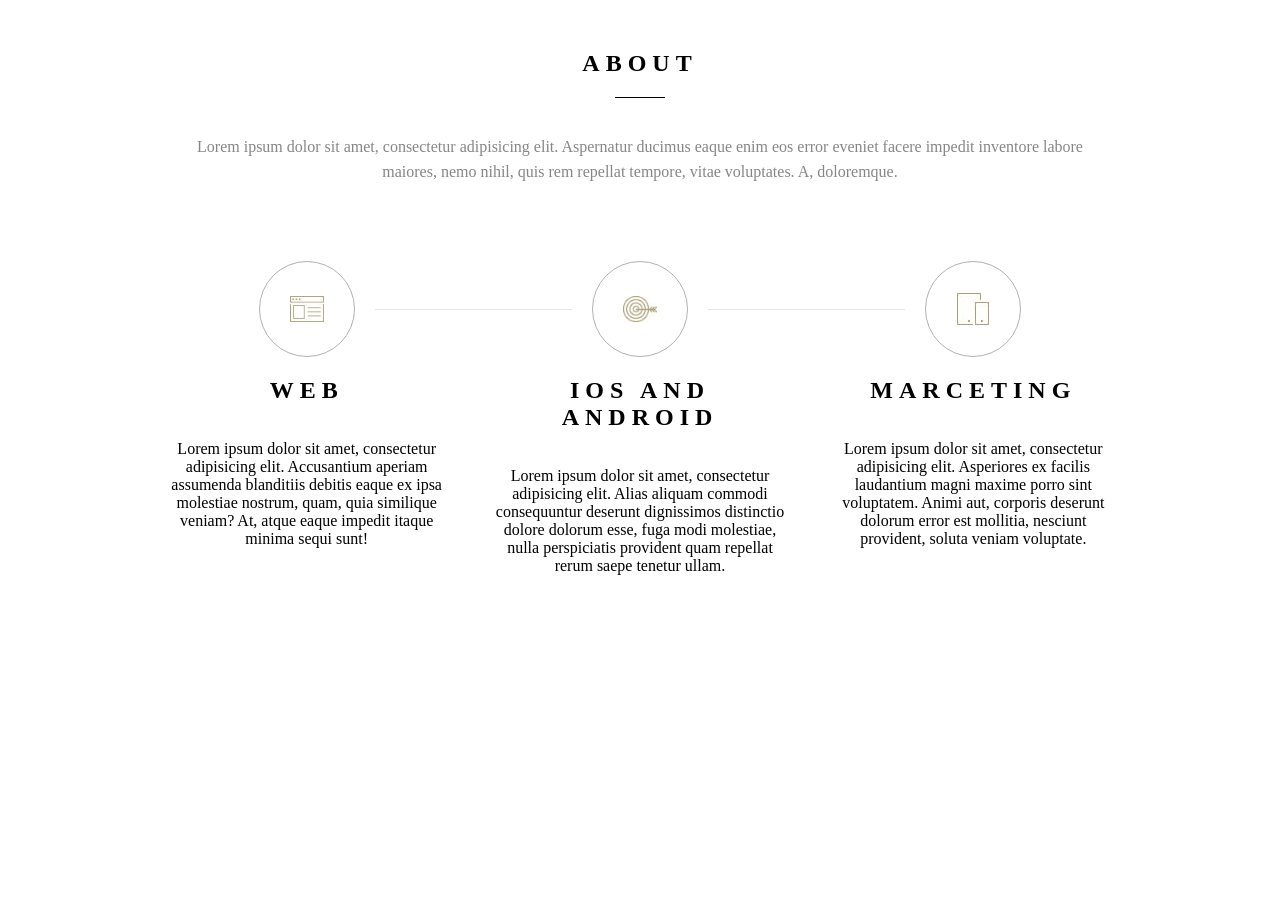
<file: 01-task-html-css-scss/bem-scss/index.html>
<!DOCTYPE html>
<html lang="ru">
<head>
    <meta charset="UTF-8">
    <meta name="viewport" content="width=device-width, initial-scale=1.0">
    <title>BEM | SCSS</title>
    <link rel="stylesheet" href="style.css">
</head>
<body>
<main>
    <section class="about">
        <header class="about__header">
            <h1 class="about__title">About</h1>
            <p class="about__subtitle">Lorem ipsum dolor sit amet, consectetur adipisicing elit. Aspernatur ducimus
                eaque enim eos error eveniet facere impedit inventore labore maiores, nemo nihil, quis rem repellat
                tempore, vitae voluptates. A, doloremque.</p>
        </header>
        <div class="about__services">
            <article class="about__card">
                <div class="about__icon">
                    <img src="assets/image1.jpg" alt="Web" class="about__icon-img"/>
                </div>
                <h2 class="about__card-title">Web</h2>
                <p>Lorem ipsum dolor sit amet, consectetur adipisicing elit. Accusantium aperiam assumenda blanditiis
                    debitis eaque ex ipsa molestiae nostrum, quam, quia similique veniam? At, atque eaque impedit itaque
                    minima sequi sunt!</p>
            </article>
            <article class="about__card">
                <div class="about__icon">
                    <img src="assets/image2.jpg" alt="IOS and Android" class="about__icon-img"/>
                </div>
                <h2 class="about__card-title">IOS and Android</h2>
                <p>Lorem ipsum dolor sit amet, consectetur adipisicing elit. Alias aliquam commodi consequuntur deserunt
                    dignissimos distinctio dolore dolorum esse, fuga modi molestiae, nulla perspiciatis provident quam
                    repellat rerum saepe tenetur ullam.</p>
            </article>
            <article class="about__card">
                <div class="about__icon">
                    <img src="assets/image3.jpg" alt="Marceting" class="about__icon-img"/>
                </div>
                <h2 class="about__card-title">Marceting</h2>
                <p>Lorem ipsum dolor sit amet, consectetur adipisicing elit. Asperiores ex facilis laudantium magni
                    maxime porro sint voluptatem. Animi aut, corporis deserunt dolorum error est mollitia, nesciunt
                    provident, soluta veniam voluptate.</p>
            </article>
        </div>
    </section>
</main>
</body>
</html>
</file>
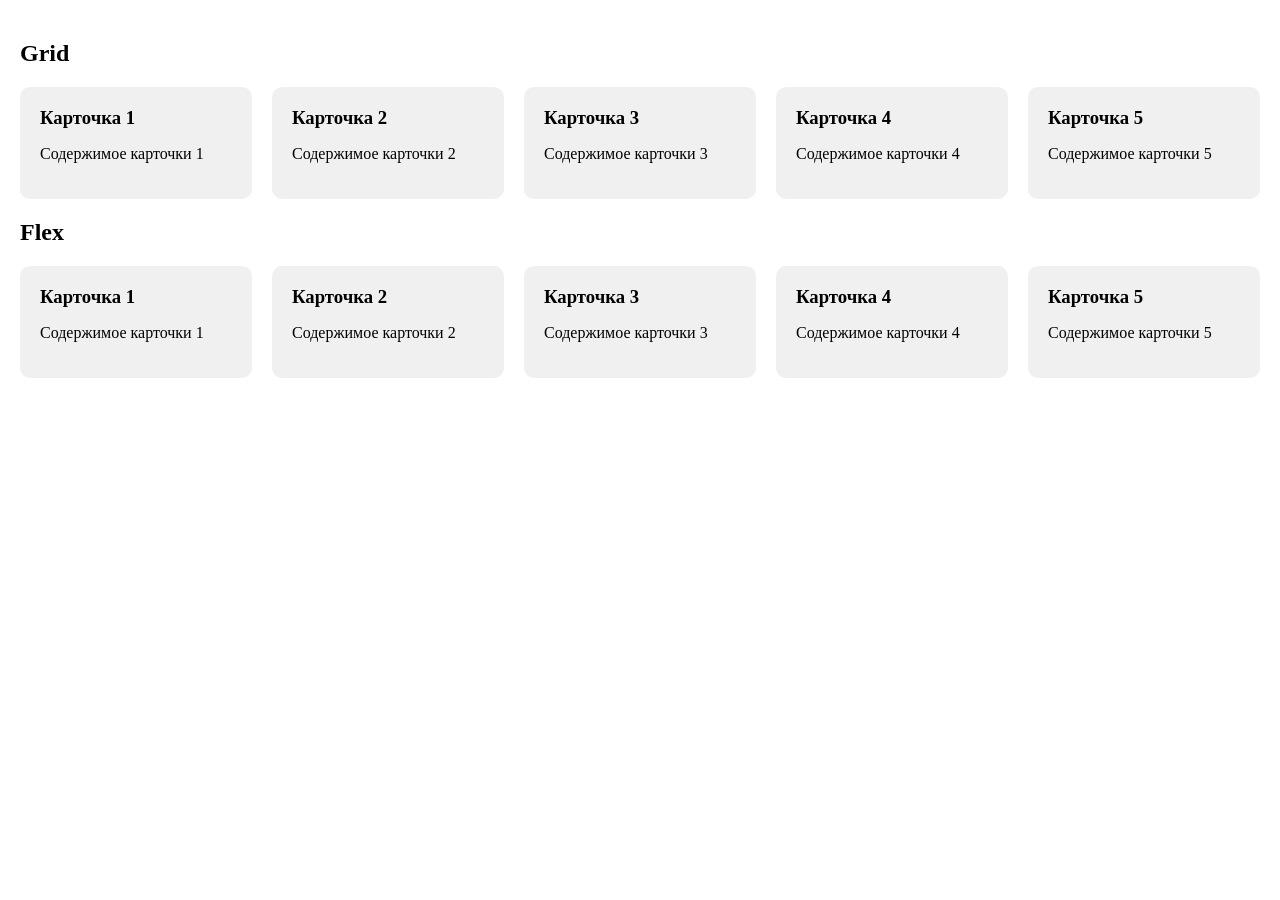
<file: 01-task-html-css-scss/grid-flex/index.html>
<!DOCTYPE html>
<html lang="ru">
<head>
    <meta charset="UTF-8">
    <meta name="viewport" content="width=device-width, initial-scale=1.0">
    <title>Grid vs Flex</title>
    <link rel="stylesheet" href="style.css">
</head>
<body>
<main>
    <section>
        <h2>Grid</h2>
        <div class="cards cards--grid">
            <article class="card">
                <h3 class="card__title">Карточка 1</h3>
                <p>Содержимое карточки 1</p>
            </article>
            <article class="card">
                <h3 class="card__title">Карточка 2</h3>
                <p>Содержимое карточки 2</p>
            </article>
            <article class="card">
                <h3 class="card__title">Карточка 3</h3>
                <p>Содержимое карточки 3</p>
            </article>
            <article class="card">
                <h3 class="card__title">Карточка 4</h3>
                <p>Содержимое карточки 4</p>
            </article>
            <article class="card">
                <h3 class="card__title">Карточка 5</h3>
                <p>Содержимое карточки 5</p>
            </article>
        </div>
    </section>

    <section>
        <h2>Flex</h2>
        <div class="cards cards--flex">
            <article class="card">
                <h3 class="card__title">Карточка 1</h3>
                <p>Содержимое карточки 1</p>
            </article>
            <article class="card">
                <h3 class="card__title">Карточка 2</h3>
                <p>Содержимое карточки 2</p>
            </article>
            <article class="card">
                <h3 class="card__title">Карточка 3</h3>
                <p>Содержимое карточки 3</p>
            </article>
            <article class="card">
                <h3 class="card__title">Карточка 4</h3>
                <p>Содержимое карточки 4</p>
            </article>
            <article class="card">
                <h3 class="card__title">Карточка 5</h3>
                <p>Содержимое карточки 5</p>
            </article>
        </div>
    </section>
</main>
</body>
</html>
</file>
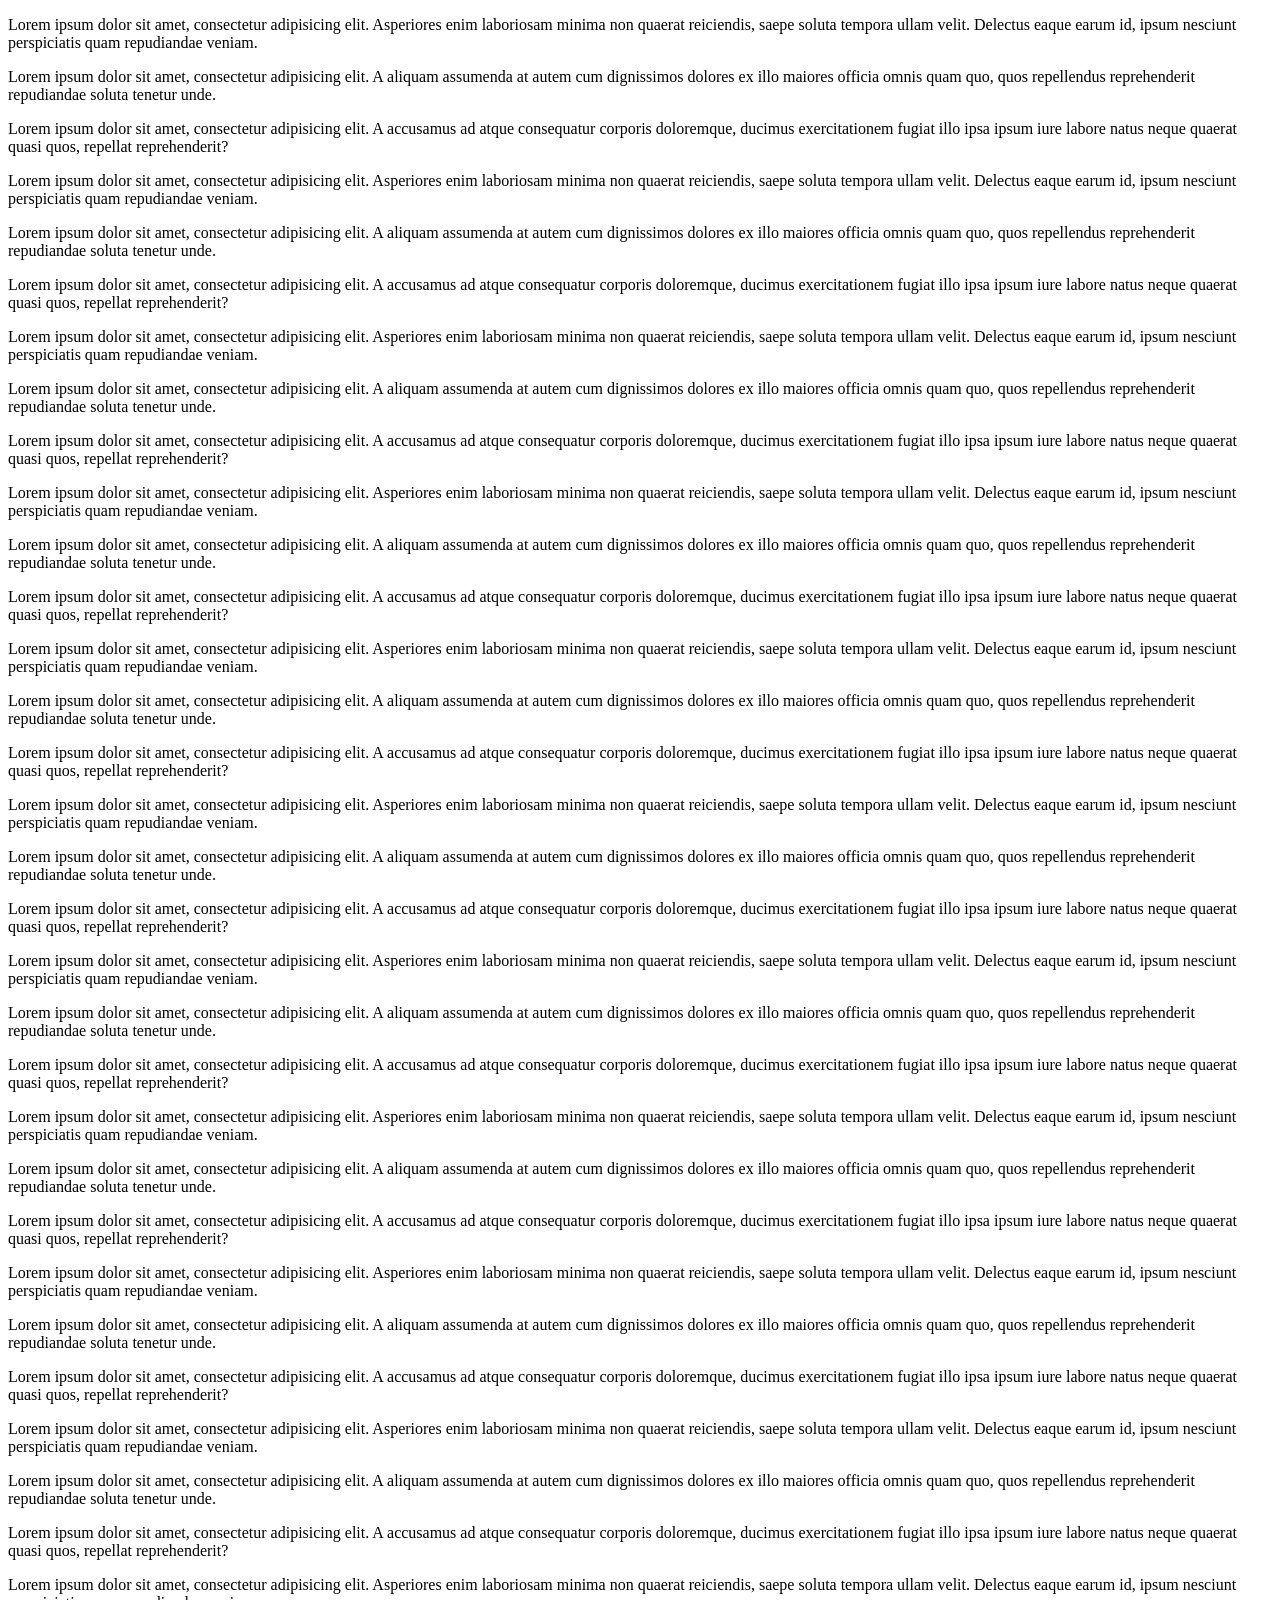
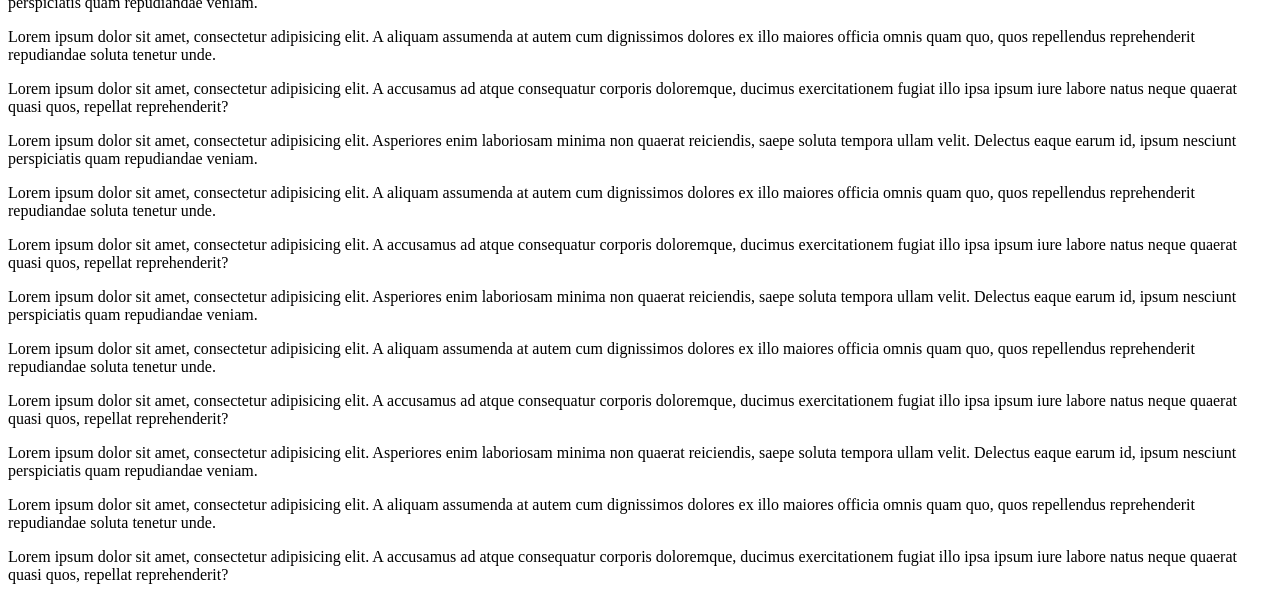
<file: 02-task-js/button-up/index.html>
<!DOCTYPE html>
<html lang="ru">
<head>
  <meta charset="UTF-8">
  <meta name="viewport" content="width=device-width, initial-scale=1.0">
  <title>Button Up</title>
  <link rel="stylesheet" href="style.css">
  <script src="script.js" defer></script>
</head>
<body>
<main>
  <section>
    <p>
      Lorem ipsum dolor sit amet, consectetur adipisicing elit. Asperiores enim laboriosam minima non quaerat reiciendis, saepe soluta tempora ullam velit. Delectus eaque earum id, ipsum nesciunt perspiciatis quam repudiandae veniam.
    </p>
    <p>
      Lorem ipsum dolor sit amet, consectetur adipisicing elit. A aliquam assumenda at autem cum dignissimos dolores ex illo maiores officia omnis quam quo, quos repellendus reprehenderit repudiandae soluta tenetur unde.
    </p>
    <p>
      Lorem ipsum dolor sit amet, consectetur adipisicing elit. A accusamus ad atque consequatur corporis doloremque, ducimus exercitationem fugiat illo ipsa ipsum iure labore natus neque quaerat quasi quos, repellat reprehenderit?
    </p>
    <p>
      Lorem ipsum dolor sit amet, consectetur adipisicing elit. Asperiores enim laboriosam minima non quaerat reiciendis, saepe soluta tempora ullam velit. Delectus eaque earum id, ipsum nesciunt perspiciatis quam repudiandae veniam.
    </p>
    <p>
      Lorem ipsum dolor sit amet, consectetur adipisicing elit. A aliquam assumenda at autem cum dignissimos dolores ex illo maiores officia omnis quam quo, quos repellendus reprehenderit repudiandae soluta tenetur unde.
    </p>
    <p>
      Lorem ipsum dolor sit amet, consectetur adipisicing elit. A accusamus ad atque consequatur corporis doloremque, ducimus exercitationem fugiat illo ipsa ipsum iure labore natus neque quaerat quasi quos, repellat reprehenderit?
    </p>
    <p>
      Lorem ipsum dolor sit amet, consectetur adipisicing elit. Asperiores enim laboriosam minima non quaerat reiciendis, saepe soluta tempora ullam velit. Delectus eaque earum id, ipsum nesciunt perspiciatis quam repudiandae veniam.
    </p>
    <p>
      Lorem ipsum dolor sit amet, consectetur adipisicing elit. A aliquam assumenda at autem cum dignissimos dolores ex illo maiores officia omnis quam quo, quos repellendus reprehenderit repudiandae soluta tenetur unde.
    </p>
    <p>
      Lorem ipsum dolor sit amet, consectetur adipisicing elit. A accusamus ad atque consequatur corporis doloremque, ducimus exercitationem fugiat illo ipsa ipsum iure labore natus neque quaerat quasi quos, repellat reprehenderit?
    </p>
    <p>
      Lorem ipsum dolor sit amet, consectetur adipisicing elit. Asperiores enim laboriosam minima non quaerat reiciendis, saepe soluta tempora ullam velit. Delectus eaque earum id, ipsum nesciunt perspiciatis quam repudiandae veniam.
    </p>
    <p>
      Lorem ipsum dolor sit amet, consectetur adipisicing elit. A aliquam assumenda at autem cum dignissimos dolores ex illo maiores officia omnis quam quo, quos repellendus reprehenderit repudiandae soluta tenetur unde.
    </p>
    <p>
      Lorem ipsum dolor sit amet, consectetur adipisicing elit. A accusamus ad atque consequatur corporis doloremque, ducimus exercitationem fugiat illo ipsa ipsum iure labore natus neque quaerat quasi quos, repellat reprehenderit?
    </p>
    <p>
      Lorem ipsum dolor sit amet, consectetur adipisicing elit. Asperiores enim laboriosam minima non quaerat reiciendis, saepe soluta tempora ullam velit. Delectus eaque earum id, ipsum nesciunt perspiciatis quam repudiandae veniam.
    </p>
    <p>
      Lorem ipsum dolor sit amet, consectetur adipisicing elit. A aliquam assumenda at autem cum dignissimos dolores ex illo maiores officia omnis quam quo, quos repellendus reprehenderit repudiandae soluta tenetur unde.
    </p>
    <p>
      Lorem ipsum dolor sit amet, consectetur adipisicing elit. A accusamus ad atque consequatur corporis doloremque, ducimus exercitationem fugiat illo ipsa ipsum iure labore natus neque quaerat quasi quos, repellat reprehenderit?
    </p>
    <p>
      Lorem ipsum dolor sit amet, consectetur adipisicing elit. Asperiores enim laboriosam minima non quaerat reiciendis, saepe soluta tempora ullam velit. Delectus eaque earum id, ipsum nesciunt perspiciatis quam repudiandae veniam.
    </p>
    <p>
      Lorem ipsum dolor sit amet, consectetur adipisicing elit. A aliquam assumenda at autem cum dignissimos dolores ex illo maiores officia omnis quam quo, quos repellendus reprehenderit repudiandae soluta tenetur unde.
    </p>
    <p>
      Lorem ipsum dolor sit amet, consectetur adipisicing elit. A accusamus ad atque consequatur corporis doloremque, ducimus exercitationem fugiat illo ipsa ipsum iure labore natus neque quaerat quasi quos, repellat reprehenderit?
    </p>
    <p>
      Lorem ipsum dolor sit amet, consectetur adipisicing elit. Asperiores enim laboriosam minima non quaerat reiciendis, saepe soluta tempora ullam velit. Delectus eaque earum id, ipsum nesciunt perspiciatis quam repudiandae veniam.
    </p>
    <p>
      Lorem ipsum dolor sit amet, consectetur adipisicing elit. A aliquam assumenda at autem cum dignissimos dolores ex illo maiores officia omnis quam quo, quos repellendus reprehenderit repudiandae soluta tenetur unde.
    </p>
    <p>
      Lorem ipsum dolor sit amet, consectetur adipisicing elit. A accusamus ad atque consequatur corporis doloremque, ducimus exercitationem fugiat illo ipsa ipsum iure labore natus neque quaerat quasi quos, repellat reprehenderit?
    </p>
    <p>
      Lorem ipsum dolor sit amet, consectetur adipisicing elit. Asperiores enim laboriosam minima non quaerat reiciendis, saepe soluta tempora ullam velit. Delectus eaque earum id, ipsum nesciunt perspiciatis quam repudiandae veniam.
    </p>
    <p>
      Lorem ipsum dolor sit amet, consectetur adipisicing elit. A aliquam assumenda at autem cum dignissimos dolores ex illo maiores officia omnis quam quo, quos repellendus reprehenderit repudiandae soluta tenetur unde.
    </p>
    <p>
      Lorem ipsum dolor sit amet, consectetur adipisicing elit. A accusamus ad atque consequatur corporis doloremque, ducimus exercitationem fugiat illo ipsa ipsum iure labore natus neque quaerat quasi quos, repellat reprehenderit?
    </p>
    <p>
      Lorem ipsum dolor sit amet, consectetur adipisicing elit. Asperiores enim laboriosam minima non quaerat reiciendis, saepe soluta tempora ullam velit. Delectus eaque earum id, ipsum nesciunt perspiciatis quam repudiandae veniam.
    </p>
    <p>
      Lorem ipsum dolor sit amet, consectetur adipisicing elit. A aliquam assumenda at autem cum dignissimos dolores ex illo maiores officia omnis quam quo, quos repellendus reprehenderit repudiandae soluta tenetur unde.
    </p>
    <p>
      Lorem ipsum dolor sit amet, consectetur adipisicing elit. A accusamus ad atque consequatur corporis doloremque, ducimus exercitationem fugiat illo ipsa ipsum iure labore natus neque quaerat quasi quos, repellat reprehenderit?
    </p>
    <p>
      Lorem ipsum dolor sit amet, consectetur adipisicing elit. Asperiores enim laboriosam minima non quaerat reiciendis, saepe soluta tempora ullam velit. Delectus eaque earum id, ipsum nesciunt perspiciatis quam repudiandae veniam.
    </p>
    <p>
      Lorem ipsum dolor sit amet, consectetur adipisicing elit. A aliquam assumenda at autem cum dignissimos dolores ex illo maiores officia omnis quam quo, quos repellendus reprehenderit repudiandae soluta tenetur unde.
    </p>
    <p>
      Lorem ipsum dolor sit amet, consectetur adipisicing elit. A accusamus ad atque consequatur corporis doloremque, ducimus exercitationem fugiat illo ipsa ipsum iure labore natus neque quaerat quasi quos, repellat reprehenderit?
    </p>
    <p>
      Lorem ipsum dolor sit amet, consectetur adipisicing elit. Asperiores enim laboriosam minima non quaerat reiciendis, saepe soluta tempora ullam velit. Delectus eaque earum id, ipsum nesciunt perspiciatis quam repudiandae veniam.
    </p>
    <p>
      Lorem ipsum dolor sit amet, consectetur adipisicing elit. A aliquam assumenda at autem cum dignissimos dolores ex illo maiores officia omnis quam quo, quos repellendus reprehenderit repudiandae soluta tenetur unde.
    </p>
    <p>
      Lorem ipsum dolor sit amet, consectetur adipisicing elit. A accusamus ad atque consequatur corporis doloremque, ducimus exercitationem fugiat illo ipsa ipsum iure labore natus neque quaerat quasi quos, repellat reprehenderit?
    </p>
    <p>
      Lorem ipsum dolor sit amet, consectetur adipisicing elit. Asperiores enim laboriosam minima non quaerat reiciendis, saepe soluta tempora ullam velit. Delectus eaque earum id, ipsum nesciunt perspiciatis quam repudiandae veniam.
    </p>
    <p>
      Lorem ipsum dolor sit amet, consectetur adipisicing elit. A aliquam assumenda at autem cum dignissimos dolores ex illo maiores officia omnis quam quo, quos repellendus reprehenderit repudiandae soluta tenetur unde.
    </p>
    <p>
      Lorem ipsum dolor sit amet, consectetur adipisicing elit. A accusamus ad atque consequatur corporis doloremque, ducimus exercitationem fugiat illo ipsa ipsum iure labore natus neque quaerat quasi quos, repellat reprehenderit?
    </p>
    <p>
      Lorem ipsum dolor sit amet, consectetur adipisicing elit. Asperiores enim laboriosam minima non quaerat reiciendis, saepe soluta tempora ullam velit. Delectus eaque earum id, ipsum nesciunt perspiciatis quam repudiandae veniam.
    </p>
    <p>
      Lorem ipsum dolor sit amet, consectetur adipisicing elit. A aliquam assumenda at autem cum dignissimos dolores ex illo maiores officia omnis quam quo, quos repellendus reprehenderit repudiandae soluta tenetur unde.
    </p>
    <p>
      Lorem ipsum dolor sit amet, consectetur adipisicing elit. A accusamus ad atque consequatur corporis doloremque, ducimus exercitationem fugiat illo ipsa ipsum iure labore natus neque quaerat quasi quos, repellat reprehenderit?
    </p>
    <p>
      Lorem ipsum dolor sit amet, consectetur adipisicing elit. Asperiores enim laboriosam minima non quaerat reiciendis, saepe soluta tempora ullam velit. Delectus eaque earum id, ipsum nesciunt perspiciatis quam repudiandae veniam.
    </p>
    <p>
      Lorem ipsum dolor sit amet, consectetur adipisicing elit. A aliquam assumenda at autem cum dignissimos dolores ex illo maiores officia omnis quam quo, quos repellendus reprehenderit repudiandae soluta tenetur unde.
    </p>
    <p>
      Lorem ipsum dolor sit amet, consectetur adipisicing elit. A accusamus ad atque consequatur corporis doloremque, ducimus exercitationem fugiat illo ipsa ipsum iure labore natus neque quaerat quasi quos, repellat reprehenderit?
    </p>
  </section>
</main>

<button class="button-up" type="button" id="buttonUp" aria-label="Наверх">
  <svg class="button-up__icon"
       viewBox="0 0 24 24"
       fill="none"
       stroke="currentColor"
       stroke-width="2"
       stroke-linecap="round"
       stroke-linejoin="round"
       aria-hidden="true">
    <line x1="12" y1="19" x2="12" y2="5"></line>
    <polyline points="5 12 12 5 19 12"></polyline>
  </svg>
</button>
</body>
</html>
</file>
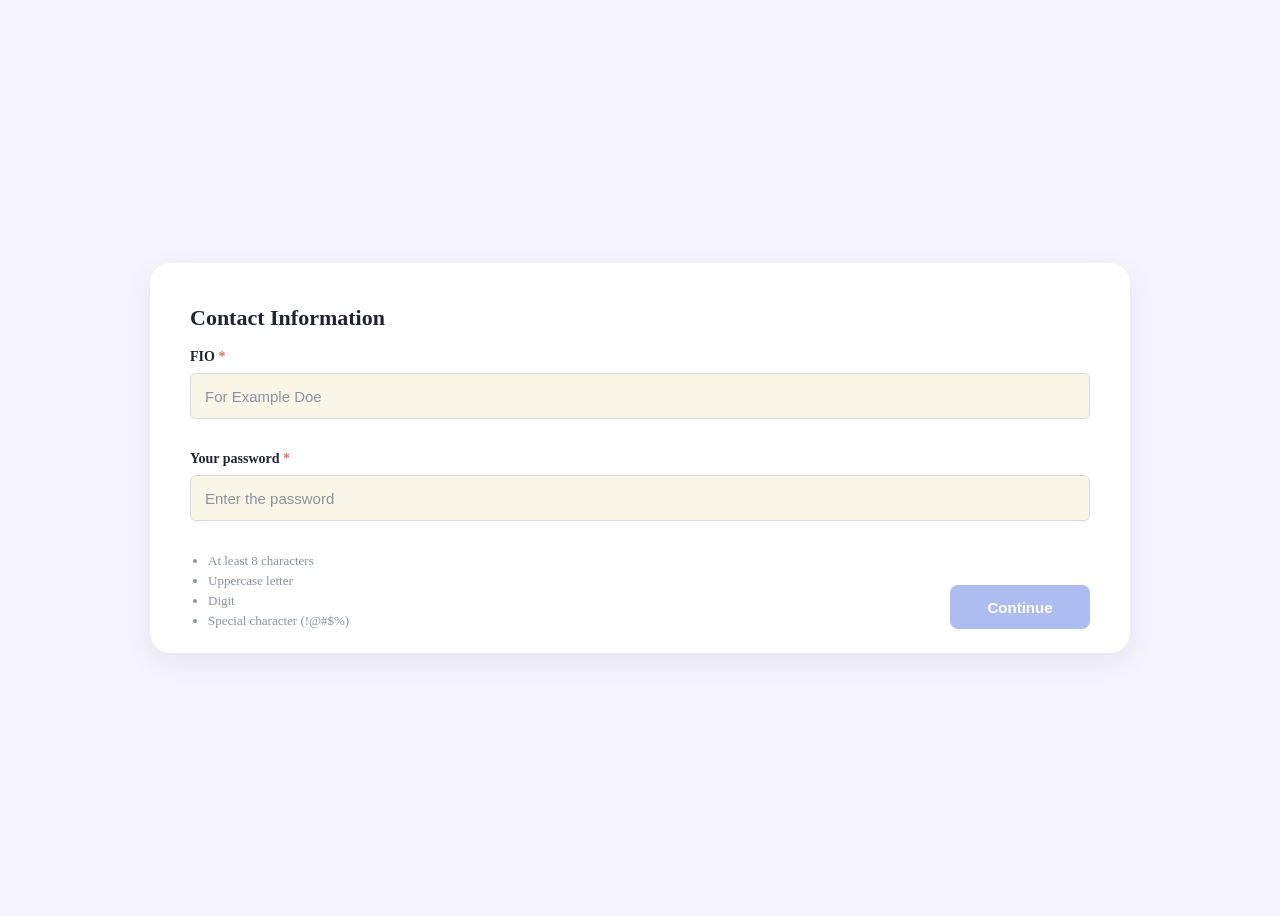
<file: 02-task-js/form/index.html>
<!DOCTYPE html>
<html lang="ru">
<head>
  <meta charset="UTF-8">
  <meta name="viewport" content="width=device-width, initial-scale=1.0">
  <title>Form</title>
  <link rel="stylesheet" href="style.css">
  <script src="script.js" defer></script>
    <script type="module" src="script.js"></script>
</head>
<body>
<main class="page">
  <section class="auth-card" aria-labelledby="form-title">
    <h1 class="auth-card__title" id="form-title">Contact Information</h1>

    <form class="form" id="contactForm" novalidate>
      <div class="form__field" data-field="fio">
        <label class="form__label" for="fioInput">
          FIO <span class="form__required" aria-hidden="true">*</span>
        </label>
        <div class="form__control">
          <input
                  class="form__input"
                  type="text"
                  id="fioInput"
                  name="fio"
                  placeholder="For Example Doe"
                  autocomplete="name"
                  required
                  aria-describedby="fioMessage"
          >
          <span class="form__status-icon form__status-icon--error" aria-hidden="true">
            <svg viewBox="0 0 16 16" fill="none" stroke="currentColor" stroke-width="2" stroke-linecap="round">
              <line x1="5" y1="5" x2="11" y2="11"></line>
              <line x1="11" y1="5" x2="5" y2="11"></line>
            </svg>
          </span>
          <span class="form__status-icon form__status-icon--valid" aria-hidden="true">
            <svg viewBox="0 0 16 16" fill="none" stroke="currentColor" stroke-width="2" stroke-linecap="round" stroke-linejoin="round">
              <polyline points="4 8.5 6.5 11 12 5.5"></polyline>
            </svg>
          </span>
        </div>
        <p class="form__message" id="fioMessage" role="alert"></p>
      </div>

      <div class="form__field" data-field="password">
        <label class="form__label" for="passwordInput">
          Your password <span class="form__required" aria-hidden="true">*</span>
        </label>
        <div class="form__control">
          <input
                  class="form__input"
                  type="password"
                  id="passwordInput"
                  name="password"
                  placeholder="Enter the password"
                  autocomplete="new-password"
                  required
                  aria-describedby="passwordMessage passwordRules"
          >
          <span class="form__status-icon form__status-icon--error" aria-hidden="true">
            <svg viewBox="0 0 16 16" fill="none" stroke="currentColor" stroke-width="2" stroke-linecap="round">
              <line x1="5" y1="5" x2="11" y2="11"></line>
              <line x1="11" y1="5" x2="5" y2="11"></line>
            </svg>
          </span>
          <span class="form__status-icon form__status-icon--valid" aria-hidden="true">
            <svg viewBox="0 0 16 16" fill="none" stroke="currentColor" stroke-width="2" stroke-linecap="round" stroke-linejoin="round">
              <polyline points="4 8.5 6.5 11 12 5.5"></polyline>
            </svg>
          </span>
        </div>

        <p class="form__message" id="passwordMessage" role="alert"></p>
      </div>

      <div class="form__footer">
        <ul class="form__rules" id="passwordRules">
          <li class="form__rule" data-rule="length">At least 8 characters</li>
          <li class="form__rule" data-rule="uppercase">Uppercase letter</li>
          <li class="form__rule" data-rule="digit">Digit</li>
          <li class="form__rule" data-rule="special">Special character (!@#$%)</li>
        </ul>

        <button class="form__submit" type="submit" disabled>Continue</button>
      </div>
    </form>
  </section>
</main>
</body>
</html>
</file>
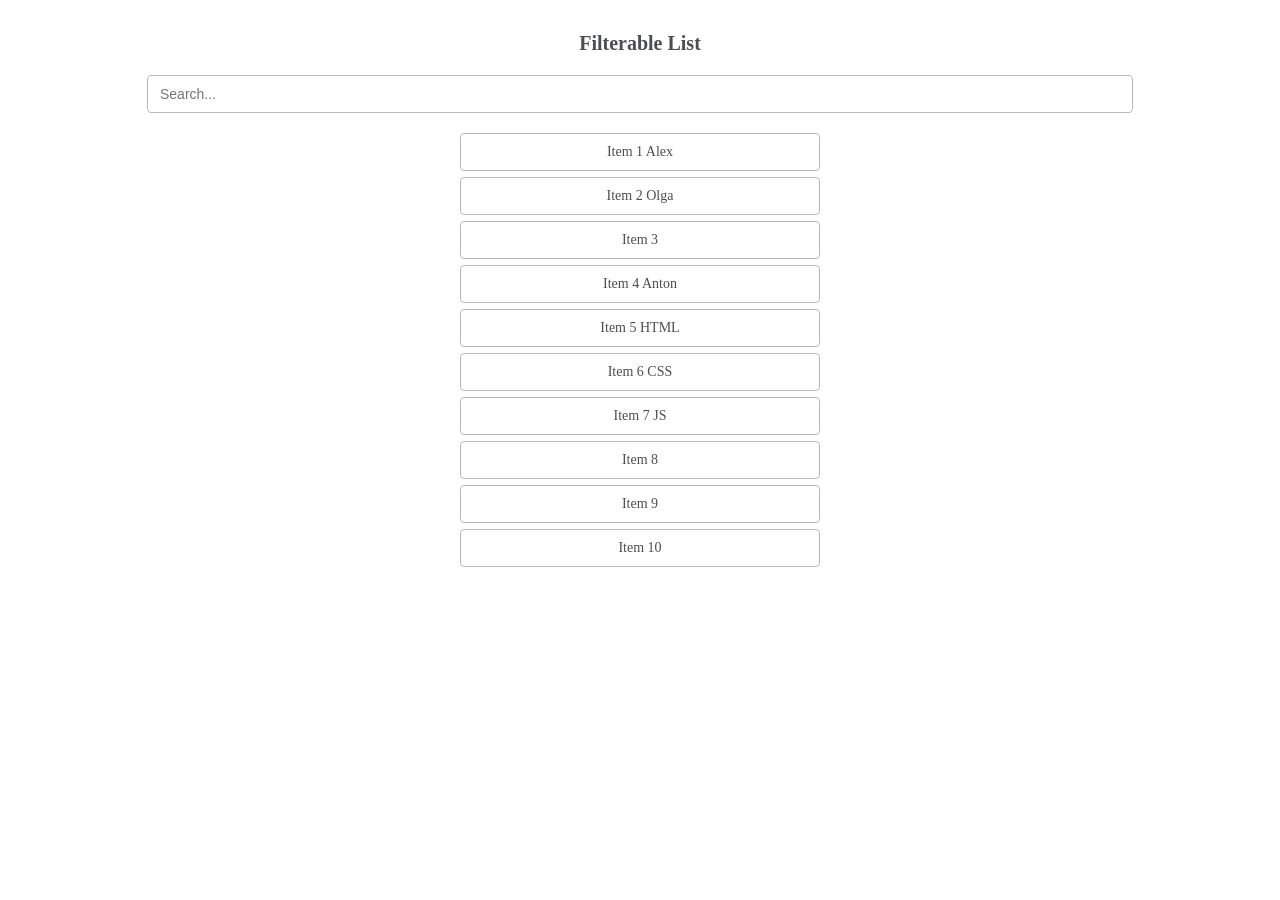
<file: 02-task-js/search-and-filter/index.html>
<!DOCTYPE html>
<html lang="ru">
<head>
  <meta charset="UTF-8">
  <meta name="viewport" content="width=device-width, initial-scale=1.0">
  <title>Filterable List</title>
  <link rel="stylesheet" href="style.css">
  <script src="script.js" defer></script>
</head>
<body>
<main class="filter">
  <h1 class="filter__title">Filterable List</h1>
  <input
          class="filter__input"
          type="text"
          id="searchInput"
          placeholder="Search..."
          aria-label="Search"
  >
  <ul class="filter__list">
    <li class="filter__item">Item 1 Alex</li>
    <li class="filter__item">Item 2 Olga</li>
    <li class="filter__item">Item 3</li>
    <li class="filter__item">Item 4 Anton</li>
    <li class="filter__item">Item 5 HTML</li>
    <li class="filter__item">Item 6 CSS</li>
    <li class="filter__item">Item 7 JS</li>
    <li class="filter__item">Item 8</li>
    <li class="filter__item">Item 9</li>
    <li class="filter__item">Item 10</li>
  </ul>
</main>
</body>
</html>
</file>
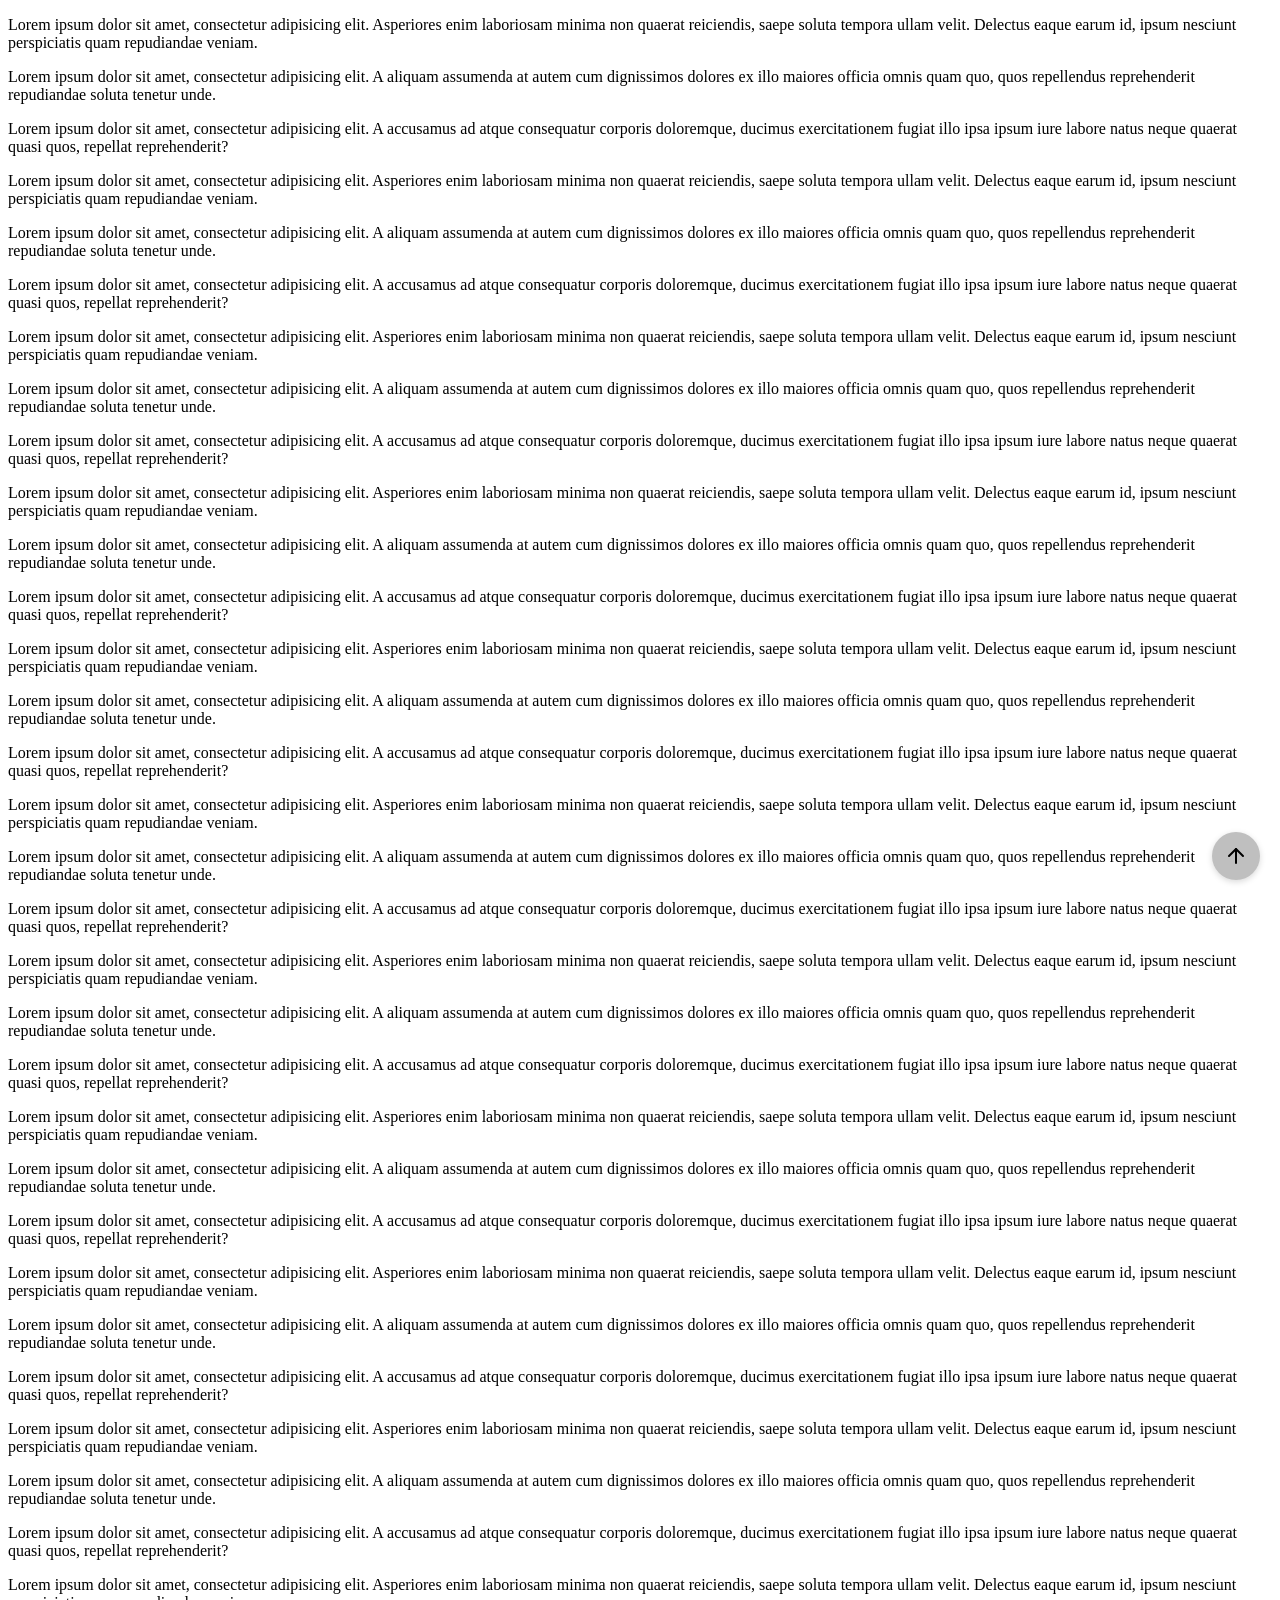
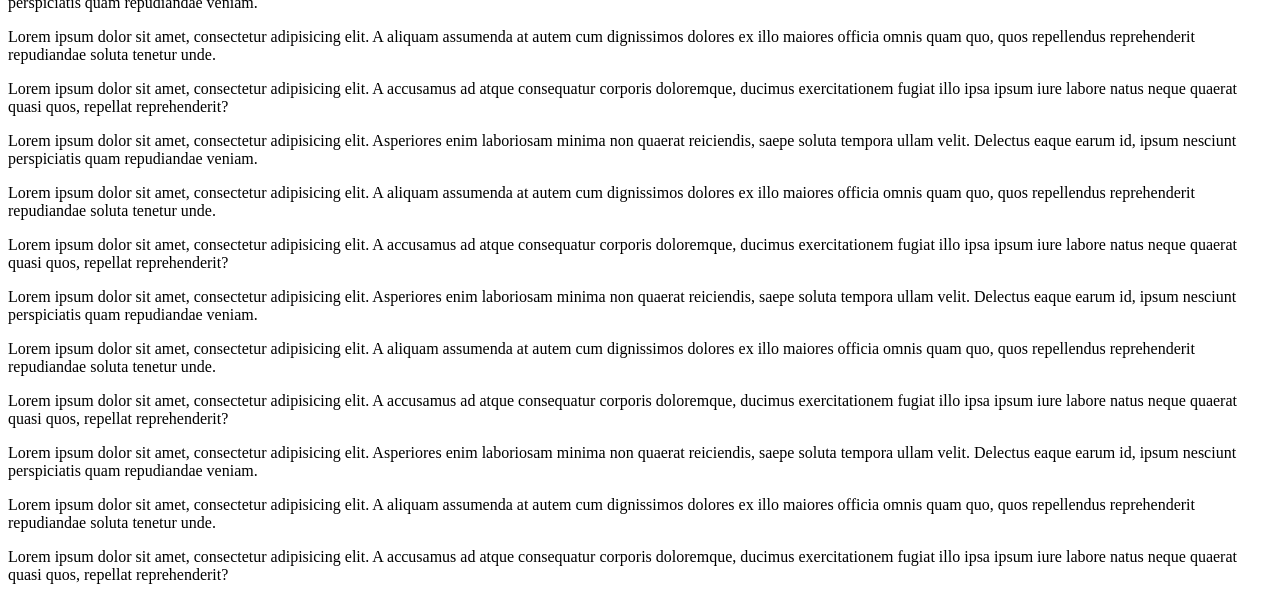
<file: 01-task-html-css-scss/button-up/button-up.html>
<!DOCTYPE html>
<html lang="ru">
<head>
    <meta charset="UTF-8">
    <meta name="viewport" content="width=device-width, initial-scale=1.0">
    <title>Button Up</title>
    <link rel="stylesheet" href="button-up.css">
</head>
<body>
<main>
    <section>
        <p>
            Lorem ipsum dolor sit amet, consectetur adipisicing elit. Asperiores enim laboriosam minima non quaerat reiciendis, saepe soluta tempora ullam velit. Delectus eaque earum id, ipsum nesciunt perspiciatis quam repudiandae veniam.
        </p>
        <p>
            Lorem ipsum dolor sit amet, consectetur adipisicing elit. A aliquam assumenda at autem cum dignissimos dolores ex illo maiores officia omnis quam quo, quos repellendus reprehenderit repudiandae soluta tenetur unde.
        </p>
        <p>
            Lorem ipsum dolor sit amet, consectetur adipisicing elit. A accusamus ad atque consequatur corporis doloremque, ducimus exercitationem fugiat illo ipsa ipsum iure labore natus neque quaerat quasi quos, repellat reprehenderit?
        </p>
        <p>
            Lorem ipsum dolor sit amet, consectetur adipisicing elit. Asperiores enim laboriosam minima non quaerat reiciendis, saepe soluta tempora ullam velit. Delectus eaque earum id, ipsum nesciunt perspiciatis quam repudiandae veniam.
        </p>
        <p>
            Lorem ipsum dolor sit amet, consectetur adipisicing elit. A aliquam assumenda at autem cum dignissimos dolores ex illo maiores officia omnis quam quo, quos repellendus reprehenderit repudiandae soluta tenetur unde.
        </p>
        <p>
            Lorem ipsum dolor sit amet, consectetur adipisicing elit. A accusamus ad atque consequatur corporis doloremque, ducimus exercitationem fugiat illo ipsa ipsum iure labore natus neque quaerat quasi quos, repellat reprehenderit?
        </p>
        <p>
            Lorem ipsum dolor sit amet, consectetur adipisicing elit. Asperiores enim laboriosam minima non quaerat reiciendis, saepe soluta tempora ullam velit. Delectus eaque earum id, ipsum nesciunt perspiciatis quam repudiandae veniam.
        </p>
        <p>
            Lorem ipsum dolor sit amet, consectetur adipisicing elit. A aliquam assumenda at autem cum dignissimos dolores ex illo maiores officia omnis quam quo, quos repellendus reprehenderit repudiandae soluta tenetur unde.
        </p>
        <p>
            Lorem ipsum dolor sit amet, consectetur adipisicing elit. A accusamus ad atque consequatur corporis doloremque, ducimus exercitationem fugiat illo ipsa ipsum iure labore natus neque quaerat quasi quos, repellat reprehenderit?
        </p>
        <p>
            Lorem ipsum dolor sit amet, consectetur adipisicing elit. Asperiores enim laboriosam minima non quaerat reiciendis, saepe soluta tempora ullam velit. Delectus eaque earum id, ipsum nesciunt perspiciatis quam repudiandae veniam.
        </p>
        <p>
            Lorem ipsum dolor sit amet, consectetur adipisicing elit. A aliquam assumenda at autem cum dignissimos dolores ex illo maiores officia omnis quam quo, quos repellendus reprehenderit repudiandae soluta tenetur unde.
        </p>
        <p>
            Lorem ipsum dolor sit amet, consectetur adipisicing elit. A accusamus ad atque consequatur corporis doloremque, ducimus exercitationem fugiat illo ipsa ipsum iure labore natus neque quaerat quasi quos, repellat reprehenderit?
        </p>
        <p>
            Lorem ipsum dolor sit amet, consectetur adipisicing elit. Asperiores enim laboriosam minima non quaerat reiciendis, saepe soluta tempora ullam velit. Delectus eaque earum id, ipsum nesciunt perspiciatis quam repudiandae veniam.
        </p>
        <p>
            Lorem ipsum dolor sit amet, consectetur adipisicing elit. A aliquam assumenda at autem cum dignissimos dolores ex illo maiores officia omnis quam quo, quos repellendus reprehenderit repudiandae soluta tenetur unde.
        </p>
        <p>
            Lorem ipsum dolor sit amet, consectetur adipisicing elit. A accusamus ad atque consequatur corporis doloremque, ducimus exercitationem fugiat illo ipsa ipsum iure labore natus neque quaerat quasi quos, repellat reprehenderit?
        </p>
        <p>
            Lorem ipsum dolor sit amet, consectetur adipisicing elit. Asperiores enim laboriosam minima non quaerat reiciendis, saepe soluta tempora ullam velit. Delectus eaque earum id, ipsum nesciunt perspiciatis quam repudiandae veniam.
        </p>
        <p>
            Lorem ipsum dolor sit amet, consectetur adipisicing elit. A aliquam assumenda at autem cum dignissimos dolores ex illo maiores officia omnis quam quo, quos repellendus reprehenderit repudiandae soluta tenetur unde.
        </p>
        <p>
            Lorem ipsum dolor sit amet, consectetur adipisicing elit. A accusamus ad atque consequatur corporis doloremque, ducimus exercitationem fugiat illo ipsa ipsum iure labore natus neque quaerat quasi quos, repellat reprehenderit?
        </p>
        <p>
            Lorem ipsum dolor sit amet, consectetur adipisicing elit. Asperiores enim laboriosam minima non quaerat reiciendis, saepe soluta tempora ullam velit. Delectus eaque earum id, ipsum nesciunt perspiciatis quam repudiandae veniam.
        </p>
        <p>
            Lorem ipsum dolor sit amet, consectetur adipisicing elit. A aliquam assumenda at autem cum dignissimos dolores ex illo maiores officia omnis quam quo, quos repellendus reprehenderit repudiandae soluta tenetur unde.
        </p>
        <p>
            Lorem ipsum dolor sit amet, consectetur adipisicing elit. A accusamus ad atque consequatur corporis doloremque, ducimus exercitationem fugiat illo ipsa ipsum iure labore natus neque quaerat quasi quos, repellat reprehenderit?
        </p>
        <p>
            Lorem ipsum dolor sit amet, consectetur adipisicing elit. Asperiores enim laboriosam minima non quaerat reiciendis, saepe soluta tempora ullam velit. Delectus eaque earum id, ipsum nesciunt perspiciatis quam repudiandae veniam.
        </p>
        <p>
            Lorem ipsum dolor sit amet, consectetur adipisicing elit. A aliquam assumenda at autem cum dignissimos dolores ex illo maiores officia omnis quam quo, quos repellendus reprehenderit repudiandae soluta tenetur unde.
        </p>
        <p>
            Lorem ipsum dolor sit amet, consectetur adipisicing elit. A accusamus ad atque consequatur corporis doloremque, ducimus exercitationem fugiat illo ipsa ipsum iure labore natus neque quaerat quasi quos, repellat reprehenderit?
        </p>
        <p>
            Lorem ipsum dolor sit amet, consectetur adipisicing elit. Asperiores enim laboriosam minima non quaerat reiciendis, saepe soluta tempora ullam velit. Delectus eaque earum id, ipsum nesciunt perspiciatis quam repudiandae veniam.
        </p>
        <p>
            Lorem ipsum dolor sit amet, consectetur adipisicing elit. A aliquam assumenda at autem cum dignissimos dolores ex illo maiores officia omnis quam quo, quos repellendus reprehenderit repudiandae soluta tenetur unde.
        </p>
        <p>
            Lorem ipsum dolor sit amet, consectetur adipisicing elit. A accusamus ad atque consequatur corporis doloremque, ducimus exercitationem fugiat illo ipsa ipsum iure labore natus neque quaerat quasi quos, repellat reprehenderit?
        </p>
        <p>
            Lorem ipsum dolor sit amet, consectetur adipisicing elit. Asperiores enim laboriosam minima non quaerat reiciendis, saepe soluta tempora ullam velit. Delectus eaque earum id, ipsum nesciunt perspiciatis quam repudiandae veniam.
        </p>
        <p>
            Lorem ipsum dolor sit amet, consectetur adipisicing elit. A aliquam assumenda at autem cum dignissimos dolores ex illo maiores officia omnis quam quo, quos repellendus reprehenderit repudiandae soluta tenetur unde.
        </p>
        <p>
            Lorem ipsum dolor sit amet, consectetur adipisicing elit. A accusamus ad atque consequatur corporis doloremque, ducimus exercitationem fugiat illo ipsa ipsum iure labore natus neque quaerat quasi quos, repellat reprehenderit?
        </p>
        <p>
            Lorem ipsum dolor sit amet, consectetur adipisicing elit. Asperiores enim laboriosam minima non quaerat reiciendis, saepe soluta tempora ullam velit. Delectus eaque earum id, ipsum nesciunt perspiciatis quam repudiandae veniam.
        </p>
        <p>
            Lorem ipsum dolor sit amet, consectetur adipisicing elit. A aliquam assumenda at autem cum dignissimos dolores ex illo maiores officia omnis quam quo, quos repellendus reprehenderit repudiandae soluta tenetur unde.
        </p>
        <p>
            Lorem ipsum dolor sit amet, consectetur adipisicing elit. A accusamus ad atque consequatur corporis doloremque, ducimus exercitationem fugiat illo ipsa ipsum iure labore natus neque quaerat quasi quos, repellat reprehenderit?
        </p>
        <p>
            Lorem ipsum dolor sit amet, consectetur adipisicing elit. Asperiores enim laboriosam minima non quaerat reiciendis, saepe soluta tempora ullam velit. Delectus eaque earum id, ipsum nesciunt perspiciatis quam repudiandae veniam.
        </p>
        <p>
            Lorem ipsum dolor sit amet, consectetur adipisicing elit. A aliquam assumenda at autem cum dignissimos dolores ex illo maiores officia omnis quam quo, quos repellendus reprehenderit repudiandae soluta tenetur unde.
        </p>
        <p>
            Lorem ipsum dolor sit amet, consectetur adipisicing elit. A accusamus ad atque consequatur corporis doloremque, ducimus exercitationem fugiat illo ipsa ipsum iure labore natus neque quaerat quasi quos, repellat reprehenderit?
        </p>
        <p>
            Lorem ipsum dolor sit amet, consectetur adipisicing elit. Asperiores enim laboriosam minima non quaerat reiciendis, saepe soluta tempora ullam velit. Delectus eaque earum id, ipsum nesciunt perspiciatis quam repudiandae veniam.
        </p>
        <p>
            Lorem ipsum dolor sit amet, consectetur adipisicing elit. A aliquam assumenda at autem cum dignissimos dolores ex illo maiores officia omnis quam quo, quos repellendus reprehenderit repudiandae soluta tenetur unde.
        </p>
        <p>
            Lorem ipsum dolor sit amet, consectetur adipisicing elit. A accusamus ad atque consequatur corporis doloremque, ducimus exercitationem fugiat illo ipsa ipsum iure labore natus neque quaerat quasi quos, repellat reprehenderit?
        </p>
        <p>
            Lorem ipsum dolor sit amet, consectetur adipisicing elit. Asperiores enim laboriosam minima non quaerat reiciendis, saepe soluta tempora ullam velit. Delectus eaque earum id, ipsum nesciunt perspiciatis quam repudiandae veniam.
        </p>
        <p>
            Lorem ipsum dolor sit amet, consectetur adipisicing elit. A aliquam assumenda at autem cum dignissimos dolores ex illo maiores officia omnis quam quo, quos repellendus reprehenderit repudiandae soluta tenetur unde.
        </p>
        <p>
            Lorem ipsum dolor sit amet, consectetur adipisicing elit. A accusamus ad atque consequatur corporis doloremque, ducimus exercitationem fugiat illo ipsa ipsum iure labore natus neque quaerat quasi quos, repellat reprehenderit?
        </p>
    </section>
</main>

<nav aria-label="Навигация наверх">
    <a href="#top"
       class="button-up"
       aria-label="Наверх">
        <svg class="button-up__icon"
             viewBox="0 0 24 24"
             fill="none"
             stroke="currentColor"
             stroke-width="2"
             stroke-linecap="round"
             stroke-linejoin="round"
             aria-hidden="true">
            <line x1="12" y1="19" x2="12" y2="5"></line>
            <polyline points="5 12 12 5 19 12"></polyline>
        </svg>
    </a>
</nav>
</body>
</html>
</file>
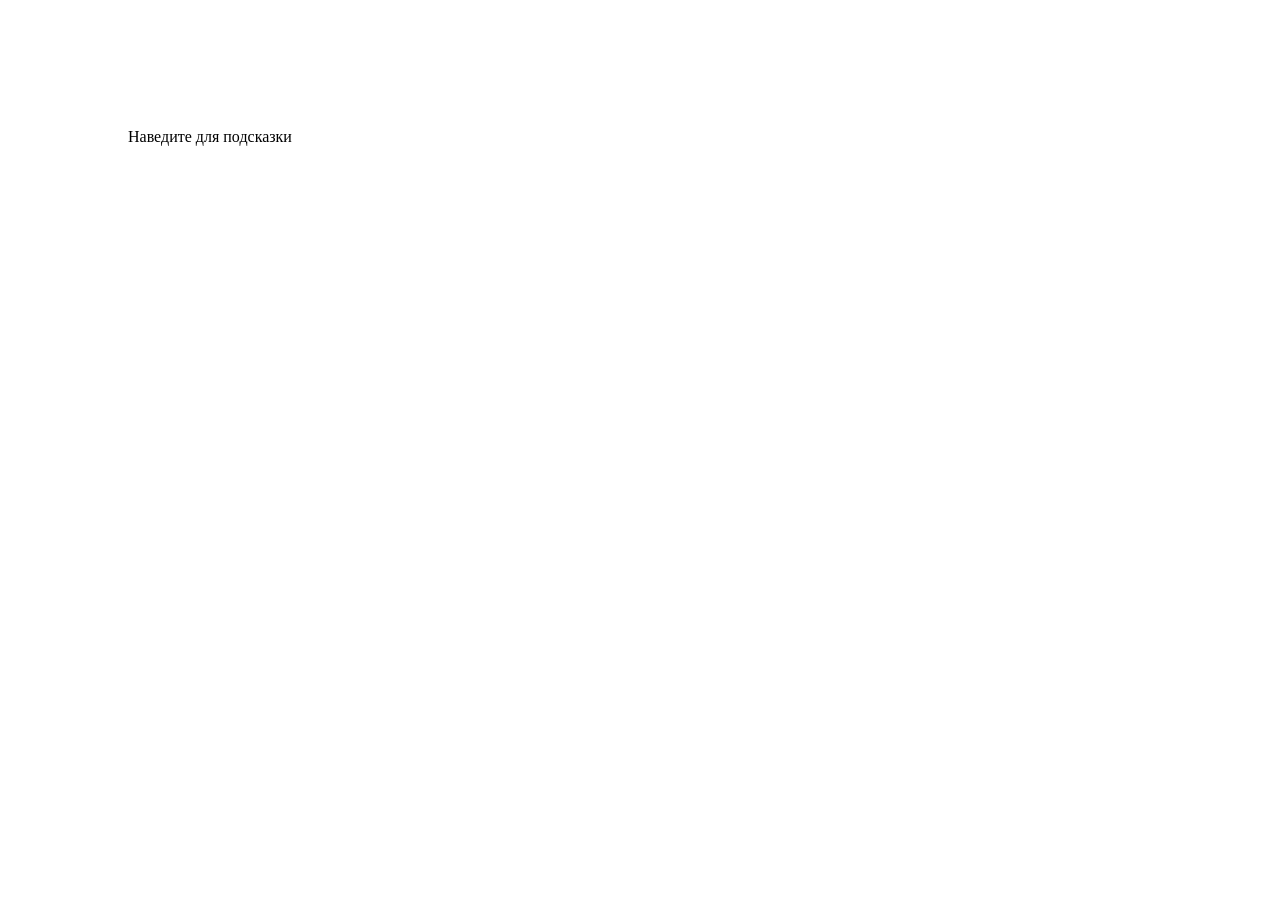
<file: 01-task-html-css-scss/tooltip/tooltip.html>
<!DOCTYPE html>
<html lang="ru">
<head>
    <meta charset="UTF-8">
    <meta name="viewport" content="width=device-width, initial-scale=1.0">
    <title>Tooltip</title>
    <link rel="stylesheet" href="tooltip.css">
</head>
<body>
<main>
    <span class="tooltip"
          tabindex="0"
          aria-describedby="tooltip-text">
        Наведите для подсказки
        <span class="tooltip__text"
              id="tooltip-text"
              role="tooltip">
            Ваша подсказка здесь
        </span>
    </span>
</main>
</body>
</html>
</file>
<file: 01-task-html-css-scss/bem-scss/style.css>
*,
*::before,
*::after {
  box-sizing: border-box;
}

body {
  margin: 0;
}

.about {
  display: flex;
  flex-direction: column;
  align-items: center;
  padding: 0 20px;
  max-width: 1000px;
  margin: 0 auto;
}
.about__header {
  display: flex;
  flex-direction: column;
  align-items: center;
  padding: 30px;
  margin-bottom: 30px;
}
.about__title {
  text-transform: uppercase;
  letter-spacing: 6px;
}
.about__title::after {
  content: "";
  display: block;
  width: 50px;
  height: 1px;
  background-color: #000000;
  margin: 20px auto 0;
}
.about__subtitle {
  color: #868688;
  text-align: center;
  line-height: 1.6;
}
.about__services {
  display: flex;
  gap: 40px;
}
.about__card {
  display: flex;
  position: relative;
  flex-direction: column;
  align-items: center;
  text-align: center;
  flex: 1;
}
.about__card:not(:last-child)::after {
  content: "";
  position: absolute;
  top: 48px;
  left: calc(50% + 48px + 20px);
  width: calc(100% - 96px);
  height: 1px;
  background-color: #e5e5e5;
}
.about__icon {
  border: #b5afaf 1px solid;
  display: flex;
  justify-content: center;
  align-items: center;
  padding: 30px;
  border-radius: 50%;
  width: 96px;
  height: 96px;
}
.about__card-title {
  text-transform: uppercase;
  letter-spacing: 6px;
}
.about__icon-img {
  max-width: 100%;
  max-height: 100%;
  object-fit: contain;
}
@media (width < 768px) {
  .about__services {
    flex-direction: column;
  }
  .about__card:not(:last-child)::after {
    display: none;
  }
}
@media (width < 480px) {
  .about__title, .about__card-title {
    letter-spacing: 3px;
  }
}

/*# sourceMappingURL=style.css.map */
</file>
<file: 01-task-html-css-scss/grid-flex/style.css>
*,
*::before,
*::after {
  box-sizing: border-box;
}

body {
  margin: 0;
}

main {
  padding: 20px;
}

.cards {
  gap: 20px;
}
.cards--flex {
  display: flex;
  flex-wrap: wrap;
}
.cards--flex .card {
  flex: 1 1 200px;
}
.cards--grid {
  display: grid;
  grid-template-columns: repeat(5, 1fr);
}
@media (900px <= width < 1120px) {
  .cards--grid {
    grid-template-columns: repeat(4, 1fr);
  }
  .cards--grid .card:nth-child(5) {
    grid-column: 1/-1;
  }
}
@media (680px <= width < 900px) {
  .cards--grid {
    grid-template-columns: repeat(6, 1fr);
  }
  .cards--grid .card {
    grid-column: span 2;
  }
  .cards--grid .card:nth-child(4),
  .cards--grid .card:nth-child(5) {
    grid-column: span 3;
  }
}
@media (460px <= width < 680px) {
  .cards--grid {
    grid-template-columns: repeat(2, 1fr);
  }
  .cards--grid .card:nth-child(5) {
    grid-column: 1/-1;
  }
}
@media (width < 460px) {
  .cards--grid {
    grid-template-columns: 1fr;
  }
}

.card {
  padding: 20px;
  background-color: #f0f0f0;
  border-radius: 10px;
}
.card__title {
  margin: 0;
}

/*# sourceMappingURL=style.css.map */
</file>
<file: 02-task-js/button-up/style.css>
.button-up {
  position: fixed;
  right: 20px;
  bottom: 20px;
  width: 48px;
  height: 48px;
  padding: 0;
  display: flex;
  align-items: center;
  justify-content: center;
  color: #000000;
  background-color: #bfbfbf;
  border: none;
  border-radius: 50%;
  cursor: pointer;
  opacity: 0;
  visibility: hidden;
  pointer-events: none;
  transition: opacity 0.25s ease, visibility 0.25s ease, background-color 0.2s ease;
}
.button-up:hover {
  background-color: #868688;
}
.button-up--visible {
  opacity: 1;
  visibility: visible;
  pointer-events: auto;
}
.button-up__icon {
  width: 24px;
  height: 24px;
}

/*# sourceMappingURL=style.css.map */
</file>
<file: 02-task-js/form/style.css>
*, *::before, *::after {
  box-sizing: border-box;
}

body {
  background-color: #f6f4ff;
  color: #1f2430;
}

.page {
  min-height: 100vh;
  display: flex;
  align-items: center;
  justify-content: center;
  padding: 20px;
}

.auth-card {
  width: 100%;
  max-width: 980px;
  background: #ffffff;
  border-radius: 20px;
  padding: 24px 40px;
  box-shadow: 0 8px 28px rgba(17, 24, 39, 0.08);
}
.auth-card__title {
  font-size: 22px;
  font-weight: 700;
}
@media (width < 520px) {
  .auth-card {
    padding: 24px 20px;
    border-radius: 16px;
  }
}

.form {
  display: flex;
  flex-direction: column;
  gap: 6px;
}
.form__field {
  display: flex;
  flex-direction: column;
  gap: 8px;
}
.form__field--error .form__input {
  border-color: #d8746b;
}
.form__field--error .form__status-icon--error {
  display: flex;
}
.form__field--error .form__message {
  color: #d8746b;
}
.form__field--valid .form__input {
  border-color: rgba(108, 197, 132, 0.45);
}
.form__field--valid .form__status-icon--valid {
  display: flex;
}
.form__field--valid .form__message {
  color: #6cc584;
}
.form__label {
  font-size: 14px;
  font-weight: 600;
}
.form__required {
  color: #d8746b;
}
.form__control {
  position: relative;
  display: flex;
  align-items: center;
}
.form__input {
  width: 100%;
  height: 46px;
  padding: 0 44px 0 14px;
  font-size: 15px;
  color: #1f2430;
  background-color: #f9f6e8;
  border: 1.5px solid #d5d9e2;
  border-radius: 6px;
  outline: none;
  transition: border-color 0.2s ease, box-shadow 0.2s ease;
}
.form__input::placeholder {
  color: #8c93a0;
}
.form__input:focus {
  box-shadow: 0 0 0 3px rgba(78, 111, 220, 0.12);
}
.form__status-icon {
  position: absolute;
  right: 14px;
  width: 20px;
  height: 20px;
  border-radius: 50%;
  display: none;
  align-items: center;
  justify-content: center;
  color: #ffffff;
  pointer-events: none;
}
.form__status-icon svg {
  width: 14px;
  height: 14px;
}
.form__status-icon--error {
  background-color: #d8746b;
}
.form__status-icon--valid {
  background-color: #6cc584;
}
.form__message {
  min-height: 18px;
  margin: 0;
  font-size: 13px;
  line-height: 1.3;
}
.form__footer {
  display: flex;
  justify-content: space-between;
  align-items: flex-end;
  gap: 16px;
}
@media (width < 520px) {
  .form__footer {
    flex-direction: column;
    align-items: stretch;
  }
}
.form__rules {
  margin: 0;
  padding-left: 18px;
  display: flex;
  flex-direction: column;
  gap: 4px;
  font-size: 13px;
  color: #8c93a0;
}
.form__rule {
  transition: color 0.15s ease;
}
.form__rule--done {
  color: #6cc584;
}
.form__submit {
  min-width: 140px;
  height: 44px;
  padding: 0 24px;
  font-size: 15px;
  font-weight: 600;
  color: #ffffff;
  background-color: #4e6fdc;
  border: none;
  border-radius: 8px;
  cursor: pointer;
  flex-shrink: 0;
  transition: background-color 0.2s ease, opacity 0.2s ease;
}
.form__submit:hover:not(:disabled) {
  background-color: #2b46a5;
}
.form__submit:disabled {
  opacity: 0.45;
  cursor: not-allowed;
}
@media (width < 520px) {
  .form__submit {
    width: 100%;
  }
}

/*# sourceMappingURL=style.css.map */
</file>
<file: 02-task-js/search-and-filter/style.css>
body {
  margin: 0;
  background-color: #ffffff;
  color: #4c4e51;
}

.filter {
  max-width: 960px;
  margin: 32px auto;
  padding: 0 16px;
  display: flex;
  flex-direction: column;
  align-items: center;
  gap: 20px;
}
.filter__title {
  margin: 0;
  font-size: 20px;
  font-weight: 700;
}
.filter__input {
  width: 100%;
  height: 36px;
  padding: 0 12px;
  font-size: 14px;
  border: 1px solid #bdbaba;
  border-radius: 4px;
  outline: none;
}
.filter__input:focus {
  border-color: #6c99c6;
}
.filter__list {
  width: 100%;
  max-width: 360px;
  margin: 0;
  padding: 0;
  list-style: none;
  display: flex;
  flex-direction: column;
  gap: 6px;
}
.filter__item {
  padding: 10px 14px;
  font-size: 14px;
  text-align: center;
  border: 1px solid #bdbaba;
  border-radius: 4px;
}
.filter__item--hidden {
  display: none;
}

/*# sourceMappingURL=style.css.map */
</file>
<file: 01-task-html-css-scss/button-up/button-up.css>
html {
  scroll-behavior: smooth;
}

.button-up {
  position: fixed;
  right: 20px;
  bottom: 20px;
  display: flex;
  align-items: center;
  justify-content: center;
  width: 48px;
  height: 48px;
  border-radius: 50%;
  background-color: #bfbfbf;
  color: #000000;
  box-shadow: 0 2px 6px rgba(0, 0, 0, 0.15);
  transition: background-color 0.3s ease;
}
.button-up__icon {
  width: 24px;
  height: 24px;
}
.button-up:hover {
  background-color: #868688;
}

/*# sourceMappingURL=button-up.css.map */
</file>
<file: 01-task-html-css-scss/tooltip/tooltip.css>
main {
  padding: 120px 120px;
}

.tooltip {
  position: relative;
  display: inline-block;
  cursor: pointer;
}
.tooltip__text {
  position: absolute;
  bottom: 100%;
  left: 50%;
  transform: translateX(-50%);
  margin-bottom: 8px;
  width: 110px;
  padding: 10px 12px;
  border-radius: 6px;
  background-color: #000000;
  color: #ffffff;
  text-align: center;
  opacity: 0;
  pointer-events: none;
  transition: opacity 0.3s ease, visibility 0.3s ease;
}
.tooltip:hover .tooltip__text, .tooltip:focus-visible .tooltip__text {
  opacity: 1;
  visibility: visible;
}

/*# sourceMappingURL=tooltip.css.map */
</file>
